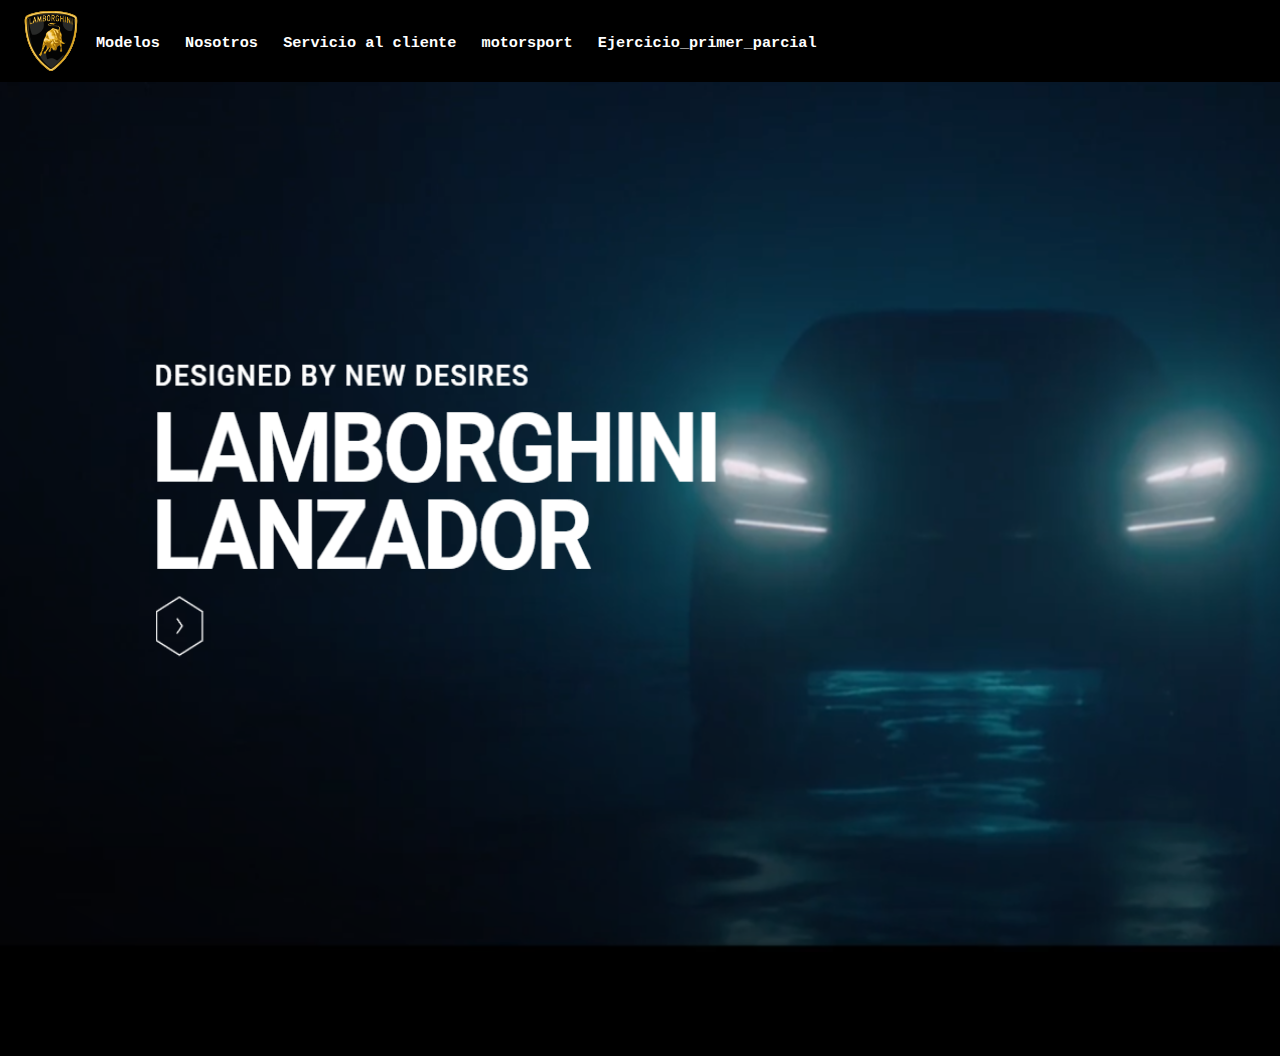
<file: index.html>
<!DOCTYPE html>
<html lang="es">

<head>
    <meta charset="UTF-8">
    <meta name="viewport" content="width=device-width, initial-scale=1.0">
    <title>Lamborghini</title>
    <link rel="stylesheet" href="CSS/style.css"/> 
</head>

<body>
    <div id="Barra_menu">
        <img class="logo" width="60px" height="60px" alt="Lamborghini logo" src="Multimedia/lamborghini logo.svg">
        <h3>
            <a class="botones_menu" href="html/Modelos.html">Modelos</a>
            <a class="botones_menu" href="html/Nosotros.html">Nosotros</a>
            <a class="botones_menu" href="html/Servicio al cliente.html">Servicio al cliente</a>
            <a class="botones_menu" href="html/motorsport.html">motorsport</a>
            <a class="botones_menu" href="primer_parcial/primer_parcial.html">Ejercicio_primer_parcial</a>
        </h3>

        
        
    </div>
    <div class="imagen_principal">
        <img width="1903px" height="870px" alt="lamborghini" src="Multimedia/Lamborghini lanzador.png">
    </div>
</body>

</html>
</file>
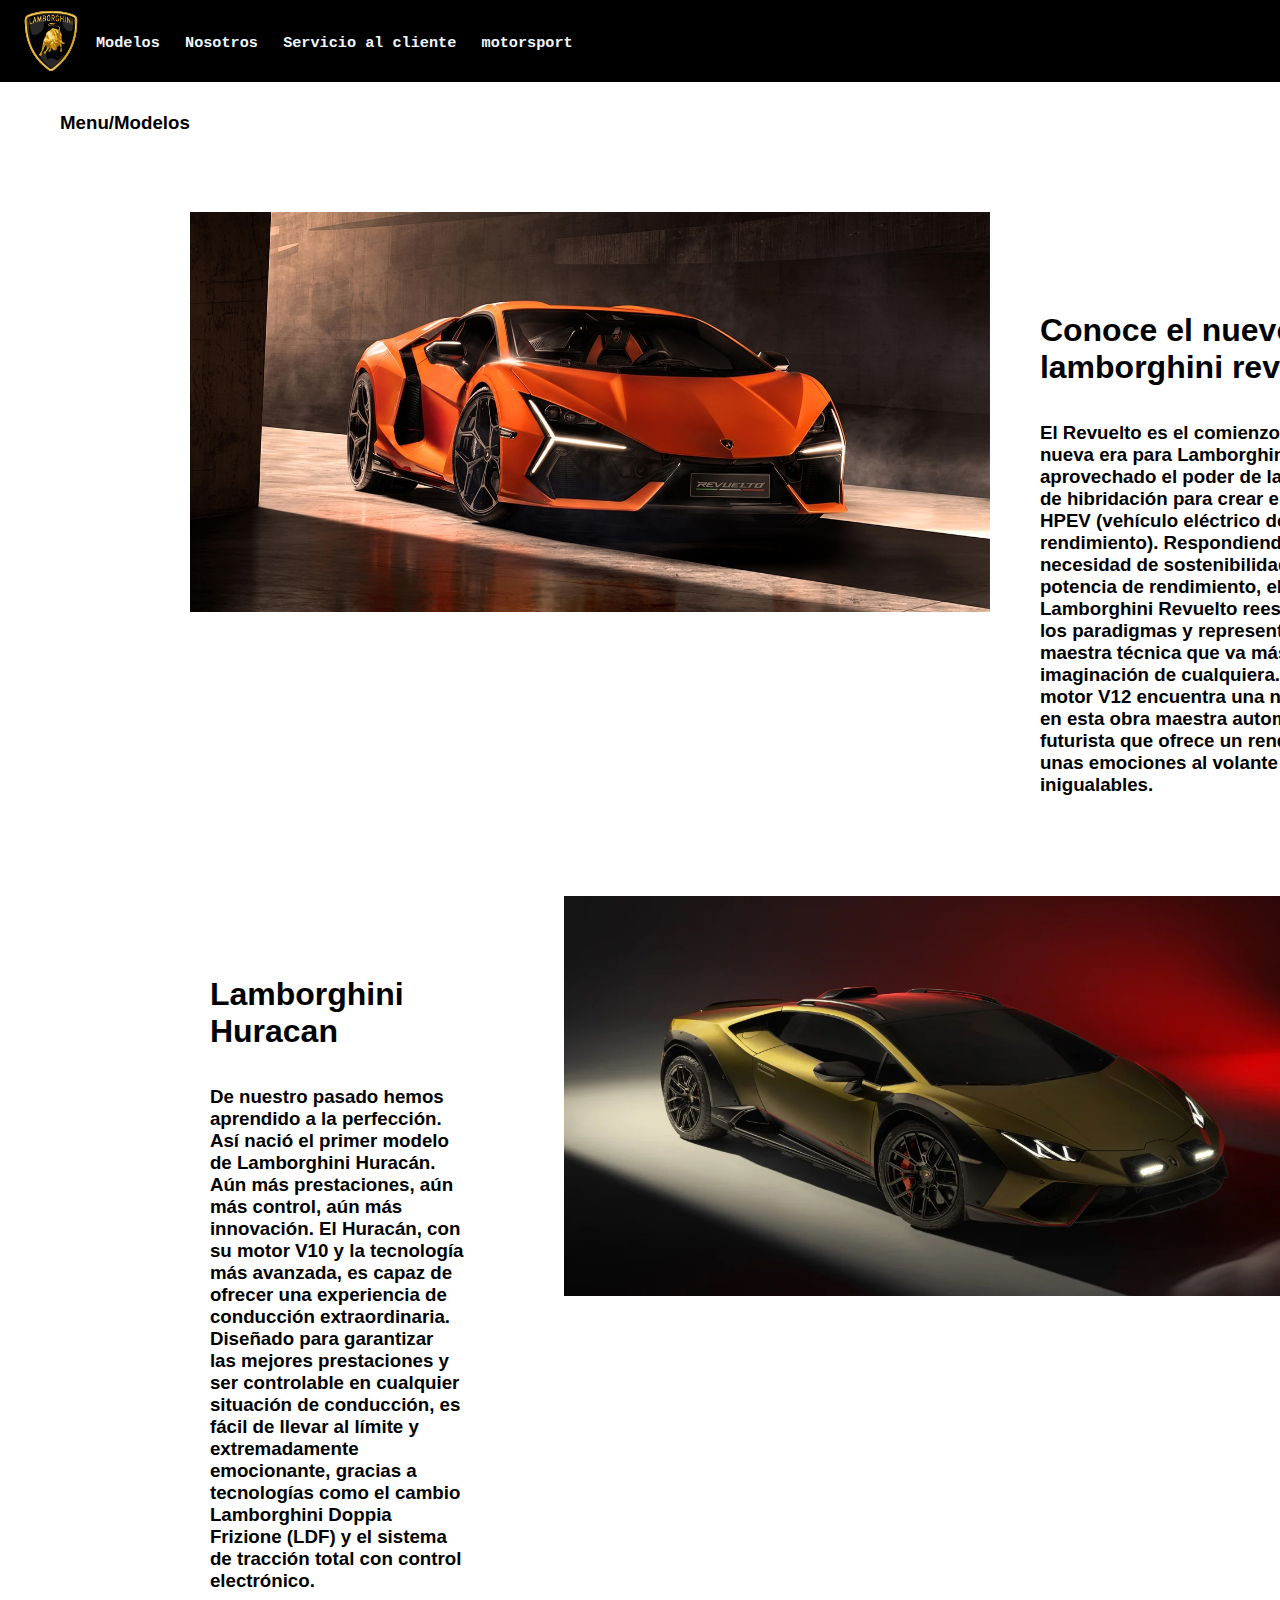
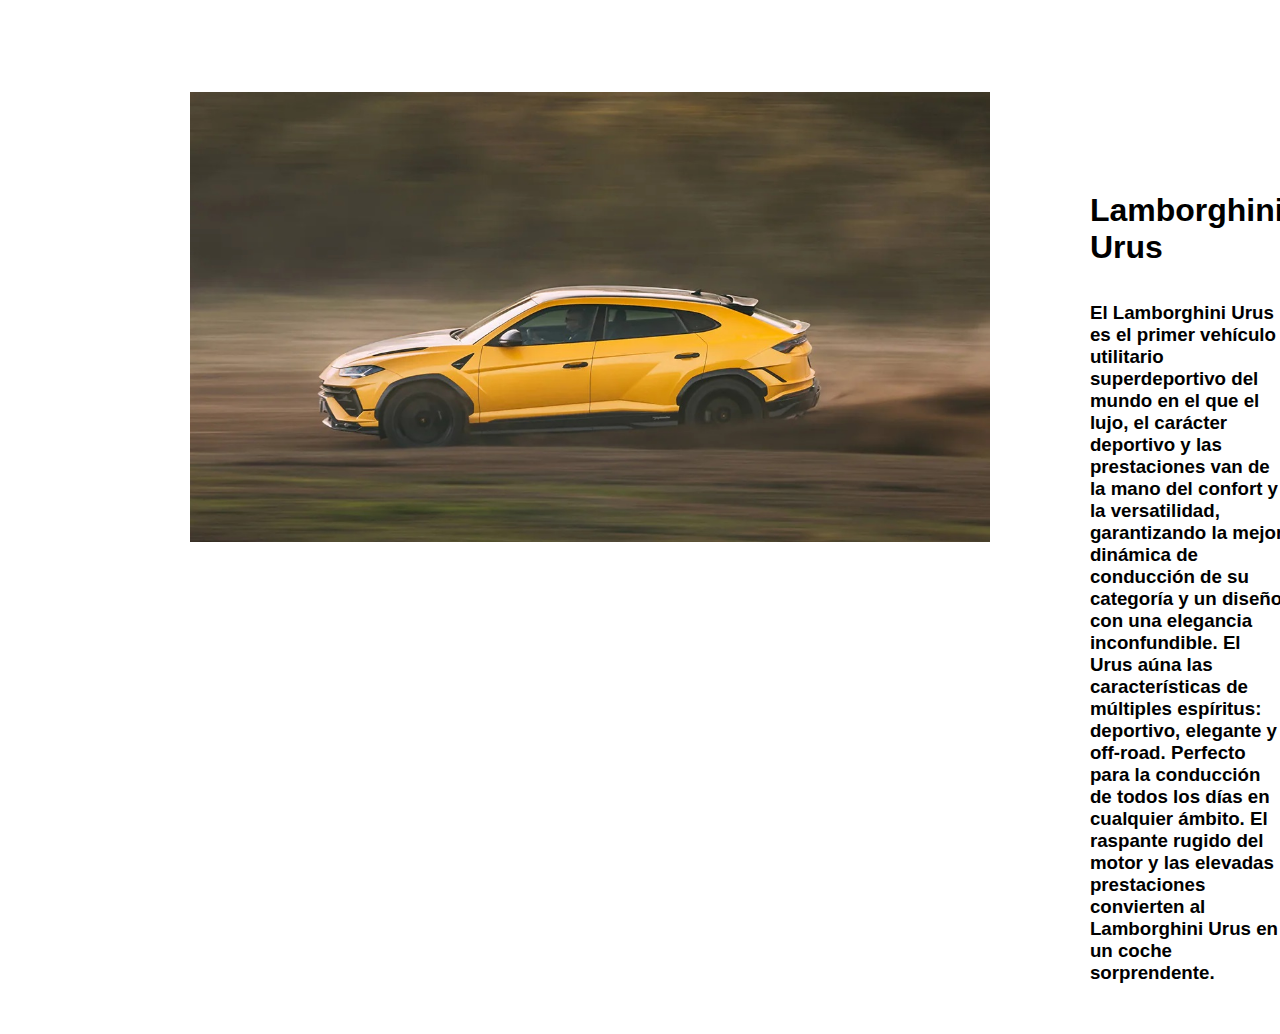
<file: html/Modelos.html>
<!DOCTYPE html>
<html lang="en">

<head>
    <meta charset="UTF-8">
    <meta name="viewport" content="width=device-width, initial-scale=1.0">
    <title>Modelos</title>
    <link rel="stylesheet" href="../CSS/style_modelos.css" />
</head>

<body>
    <div class="Barra_menu">
        <img class="logo" width="60px" height="60px" alt="Lamborghini logo" src="../Multimedia/lamborghini logo.svg">
        <h3>
            <a class=botones_menu href="">Modelos</a>
            <a class=botones_menu href="Nosotros.html">Nosotros</a>
            <a class=botones_menu href="Servicio al cliente.html">Servicio al cliente</a>
            <a class=botones_menu href="motorsport.html">motorsport</a>
        </h3>
    </div>
    <div class="menu">
        <h3>
            <a class="menu2" href="../index.html">Menu</a>
        </h3>
        <h3>
            /Modelos
        </h3>
        <div class="contenedor">
            <div class="parte1">
                <div id="imagen_principal">
                    <img width="800px" height="400px" alt="lamborghini" src="../Multimedia/lamborghini revuelto_modelos.jpg">
                    <div class="texto_imagen1">
                        <h1> Conoce el nuevo lamborghini revuelto</h1>
                        <br>
                        <br>
                        <h3> El Revuelto es el comienzo de una nueva era para Lamborghini, que ha aprovechado el poder de la tecnología de hibridación para crear el primer HPEV
                             (vehículo eléctrico de alto rendimiento). Respondiendo a la necesidad de sostenibilidad y potencia de rendimiento, el Lamborghini Revuelto reescribe todos los paradigmas y representa una obra maestra técnica que va más allá de la imaginación de cualquiera. 
                            El icónico motor V12 encuentra una nueva vida en esta obra maestra automovilística futurista que ofrece un rendimiento y unas emociones al volante inigualables.
                        </h3>
                    </div>
                </div>
            </div>
            <div class="parte2">
                <div class="texto_imagen2">
                    <h1> Lamborghini Huracan</h1>
                    <br>
                    <br>
                    <h3> De nuestro pasado hemos aprendido a la perfección. Así nació el primer modelo de Lamborghini Huracán.
                        Aún más prestaciones, aún más control, aún más innovación.
                        El Huracán, con su motor V10 y la tecnología más avanzada, es capaz de ofrecer una experiencia de conducción extraordinaria.
                        Diseñado para garantizar las mejores prestaciones y ser controlable en cualquier situación de conducción, es fácil de llevar al límite y extremadamente emocionante,
                         gracias a tecnologías como el cambio Lamborghini Doppia Frizione (LDF) y el sistema de tracción total con control electrónico.
                    </h3>
                </div>
                <div id="imagen_secundaria">
                    <img width="800px" height="400px" alt="lamborghini"
                        src="../Multimedia/huracan.jpg">
                </div>
            </div>
            <div class="parte3">
                <div id="imagen_terciaria">
                    <img width="800px" height="450px" alt="lamborghini"
                        src="../Multimedia/URUS.jpg">
                </div>
                <div class="texto_imagen3">
                    <h1> Lamborghini Urus</h1>
                    <br>
                    <br>
                    <h3> El Lamborghini Urus es el primer vehículo utilitario superdeportivo del mundo en el que el lujo, 
                        el carácter deportivo y las prestaciones van de la mano del confort y la versatilidad, garantizando la mejor dinámica de conducción de su categoría y 
                        un diseño con una elegancia inconfundible. El Urus aúna las características de múltiples espíritus: deportivo, elegante y off-road.
                         Perfecto para la conducción de todos los días en cualquier ámbito. El raspante rugido del motor y
                          las elevadas prestaciones convierten al Lamborghini Urus en un coche sorprendente.
                    </h3>
                </div>
            </div>
        </div>
    </div>
</body>

</html>
</file>
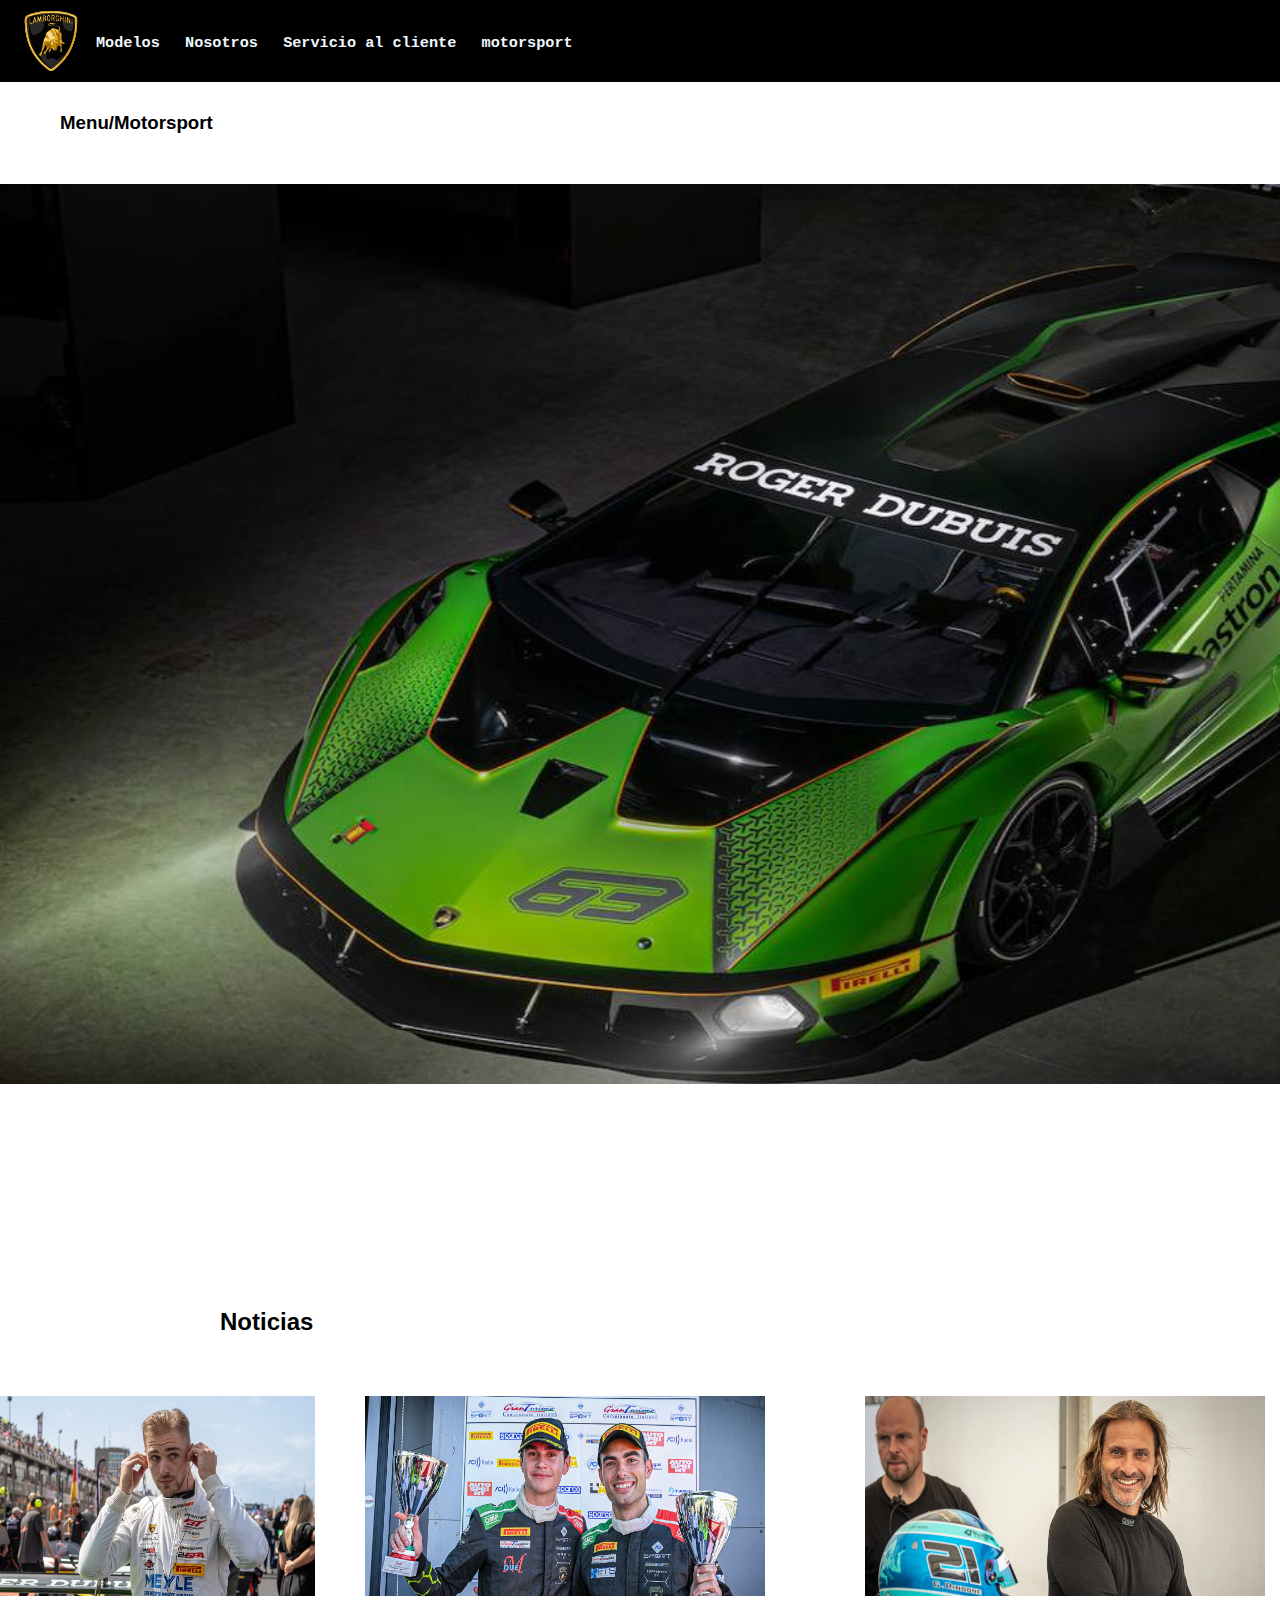
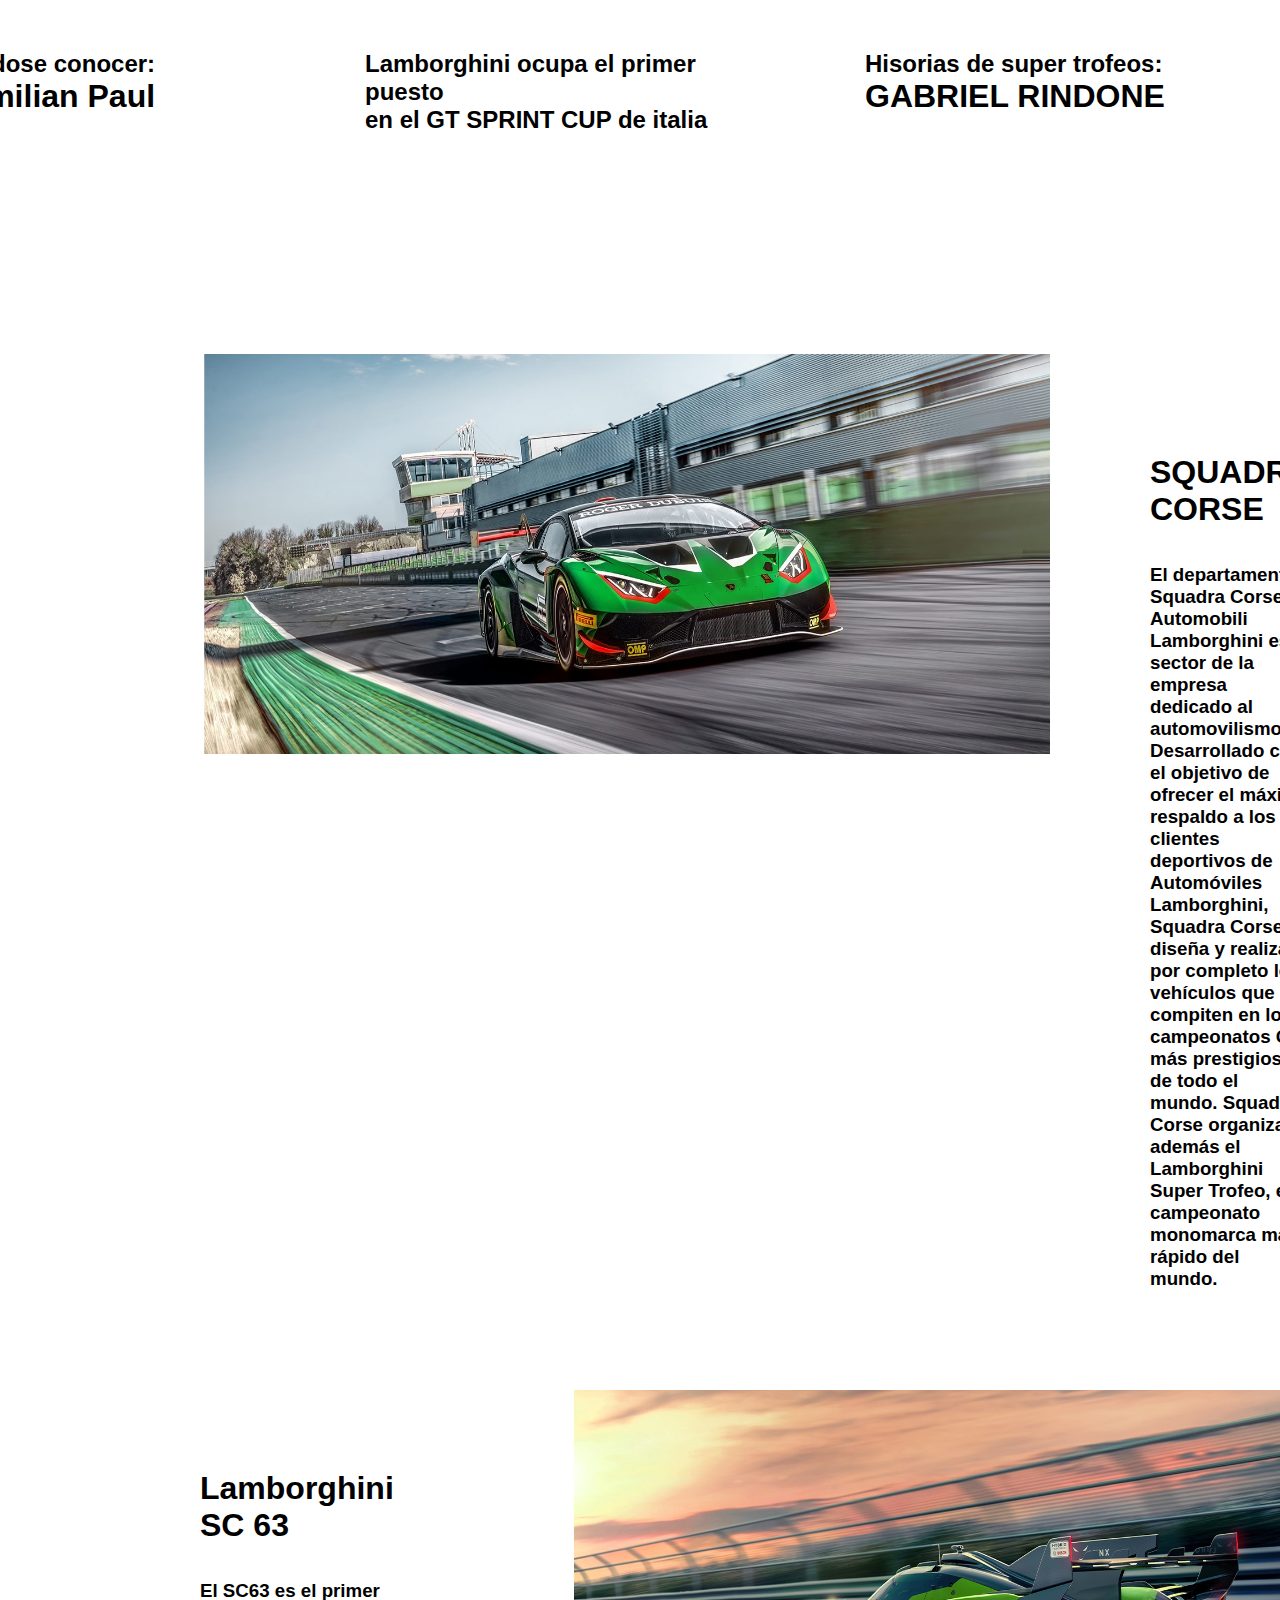
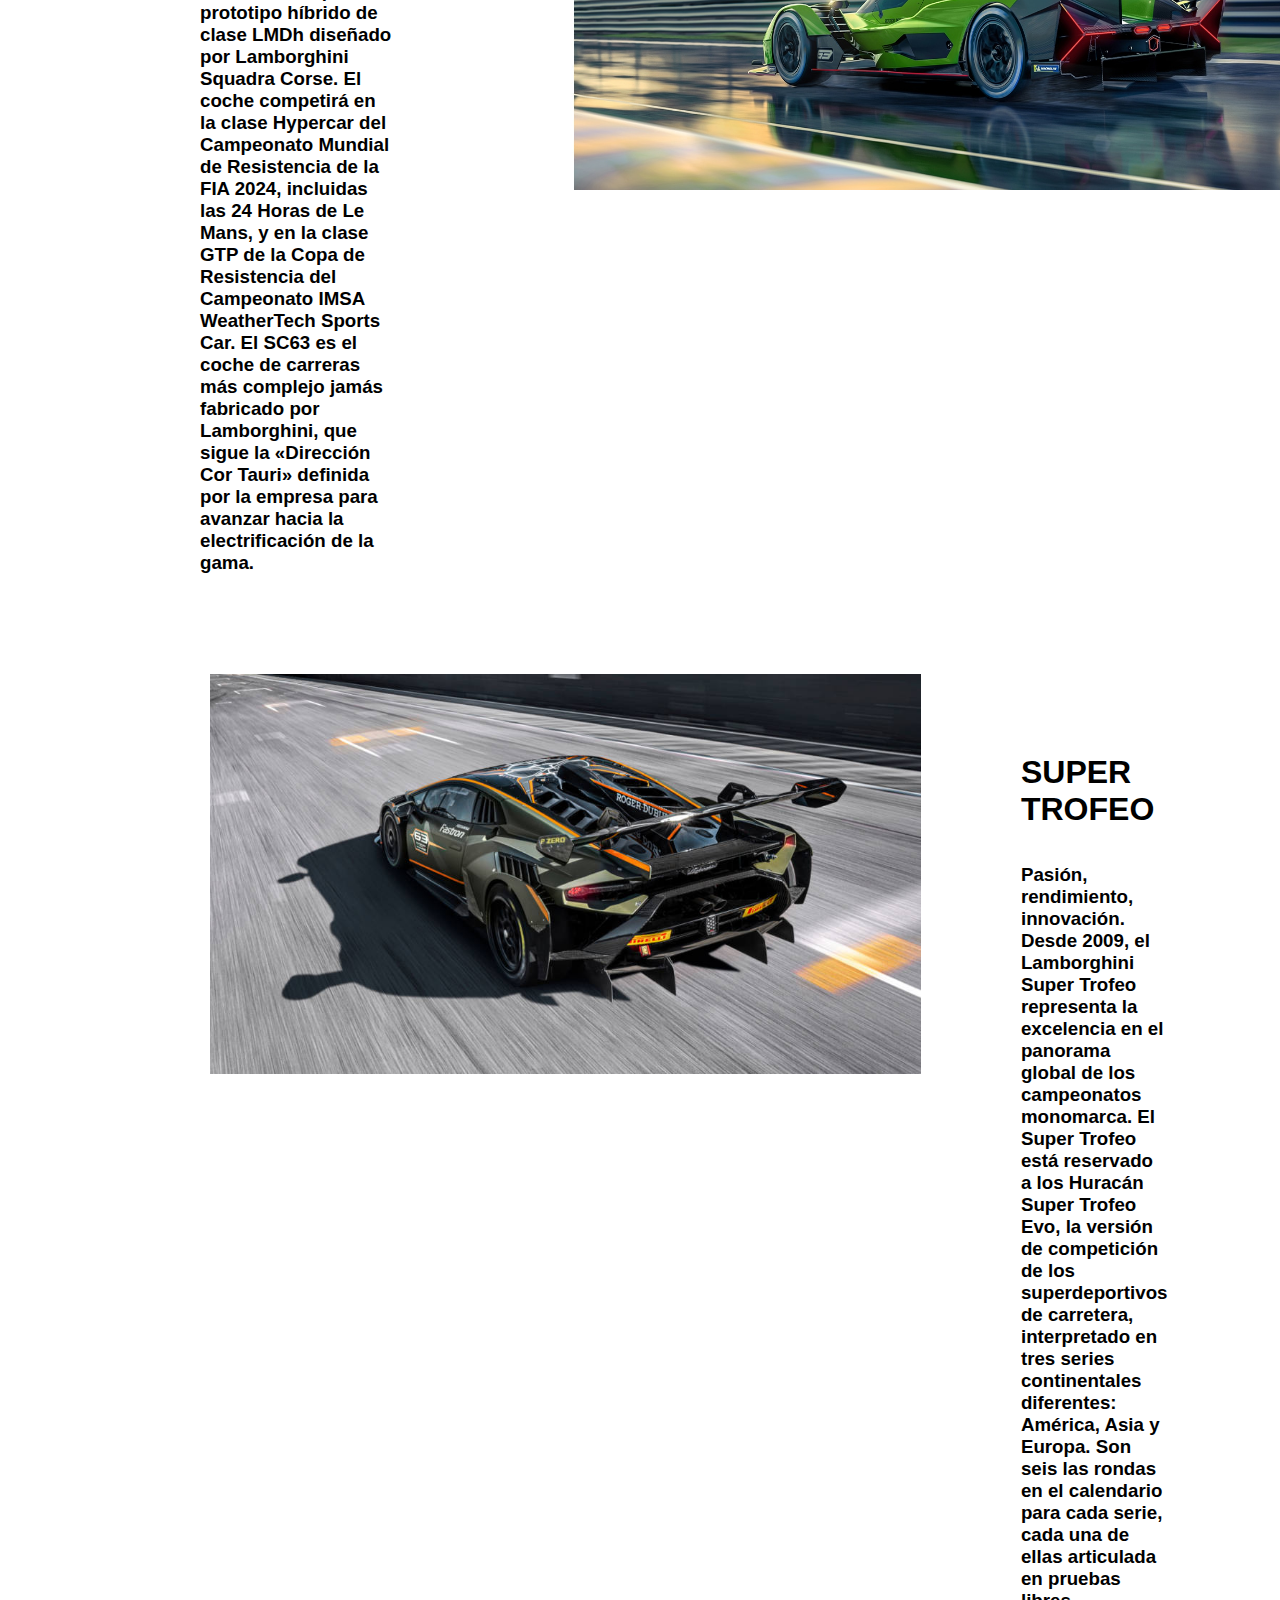
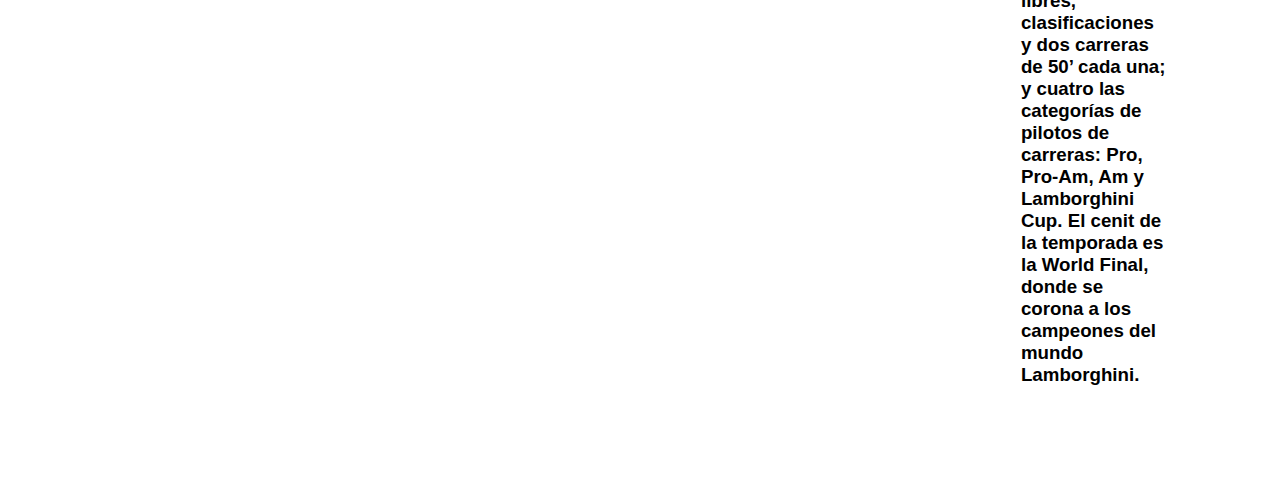
<file: html/Motorsport.html>
<!DOCTYPE html>
<html lang="es">
<head>
    <meta charset="UTF-8">
    <meta name="viewport" content="width=device-width, initial-scale=1.0">
    <title>motorsport</title>
    <link rel="stylesheet" href="../CSS/style_motorsport.css"/>
</head>
<body>
    <div class="Barra_menu">
        <img class="logo" width="60px" height="60px" alt="Lamborghini logo" src="../Multimedia/lamborghini logo.svg">
        <h3>
            <a class=botones_menu href="Modelos.html">Modelos</a>
            <a class=botones_menu href="Nosotros.html" >Nosotros</a>
            <a class=botones_menu href="Servicio al cliente.html" >Servicio al cliente</a>
            <a class=botones_menu href="" >motorsport</a>
        </h3>
    </div>
    <div class="menu">
        <h3>
            <a class="menu2" href="../index.html">Menu</a>
        </h3>
        <h3>
            /Motorsport
        </h3>
    </div>
    <div class="imagen_principal">
        <img class="motorsport" width="1903px" height="900px" alt="Motorsport" src="../Multimedia/Carrera.jpg">
    </div>
    <div class="contenedor">
        <div class="parte1">
            <div class="titulo">
                <h2><strong>Noticias</strong></h2>
            </div>
            <div class="noticias">
                <div class="noticia1">
                    <img class="motorsport" width="400px" height="200px" alt="Motorsport" src="../Multimedia/maximilian_paul_cover.webp">
                    <div class="texto_noticia1">
                        <h2>
                            haciendose conocer:
                            <br>
                            <h1>Maximilian Paul</h1>
                        </h2>
                    </div>
                </div>
                <div class="noticia2">
                    <img class="motorsport" width="400px" height="200px" alt="Motorsport" src="../Multimedia/mugello_cover.webp">
                    <div class="texto_noticia2">
                        <h2>
                            Lamborghini ocupa el primer puesto 
                            <BR>
                             en el GT SPRINT CUP de italia
                        </h2>
                    </div>

                </div>
                <div class="noticia3">
                    <img class="motorsport" width="400px" height="200px" alt="Motorsport" src="../Multimedia/rindone_cover.webp">
                    <div class="texto_noticia3">
                        <h2>
                            Hisorias de super trofeos:
                            <br>
                             <h1>GABRIEL RINDONE</h1>
                        </h2>
                    </div>

                </div>
            </div>
        <div>

        </div>   

        </div>
    </div>
    <div class="parte1">
        <div class="imagen1">
            <img width="900px" height="400px" alt="lamborghini" src="../Multimedia/lambo_carrera.jpg">
            <div class="texto_imagen1">
                <h1><strong>SQUADRA CORSE</strong></h1>
                    <br>
                    <br>
                    <h3> 
                        El departamento Squadra Corse de Automobili Lamborghini es el sector de la empresa dedicado al automovilismo. 
                        Desarrollado con el objetivo de ofrecer el máximo respaldo a los clientes deportivos de Automóviles Lamborghini, 
                        Squadra Corse diseña y realiza por completo los vehículos que compiten en los campeonatos GT más prestigiosos de todo el mundo. 
                        Squadra Corse organiza además el Lamborghini Super Trofeo, el campeonato monomarca más rápido del mundo.   
                    </h3>
            </div>
        </div>
    </div>
    <div class="parte2">
        <div class="texto_imagen2">
            <h1><strong>Lamborghini SC 63</strong></h1>
            <br>
            <br>
            <h3> 
                El SC63 es el primer prototipo híbrido de clase LMDh diseñado por Lamborghini Squadra Corse. 
                El coche competirá en la clase Hypercar del Campeonato Mundial de Resistencia de la FIA 2024, 
                incluidas las 24 Horas de Le Mans, y en la clase GTP de la Copa de Resistencia del Campeonato IMSA WeatherTech Sports Car. 
                El SC63 es el coche de carreras más complejo jamás fabricado por Lamborghini, 
                que sigue la «Dirección Cor Tauri» definida por la empresa para avanzar hacia la electrificación de la gama.
            </h3>
        </div>
        <div class="imagen2">
            <img width="1000px" height="400px" alt="lamborghini"
                src="../Multimedia/SC_63.jpg">
        </div>
    </div>
    <div class="parte3">
        <div class="imagen3">
            <img width="800px" height="400px" alt="lamborghini" src="../Multimedia/CARRERA_bonito.jpeg">
            <div class="texto_imagen3">
                <h1><strong>SUPER TROFEO</strong></h1>
                    <br>
                    <br>
                    <h3> 
                        Pasión, rendimiento, innovación. Desde 2009, el Lamborghini Super Trofeo representa la excelencia en el panorama global de los campeonatos monomarca. 
                        El Super Trofeo está reservado a los Huracán Super Trofeo Evo, la versión de competición de los superdeportivos de carretera,
                         interpretado en tres series continentales diferentes: América, Asia y Europa. Son seis las rondas en el calendario para cada serie,
                          cada una de ellas articulada en pruebas libres, clasificaciones y dos carreras de 50’ cada una; y cuatro las categorías de pilotos de carreras: 
                        Pro, Pro-Am, Am y Lamborghini Cup. El cenit de la temporada es la World Final, donde se corona a los campeones del mundo Lamborghini.
                    </h3>
            </div>
        </div>
    </div>
</body>
</html>
</file>
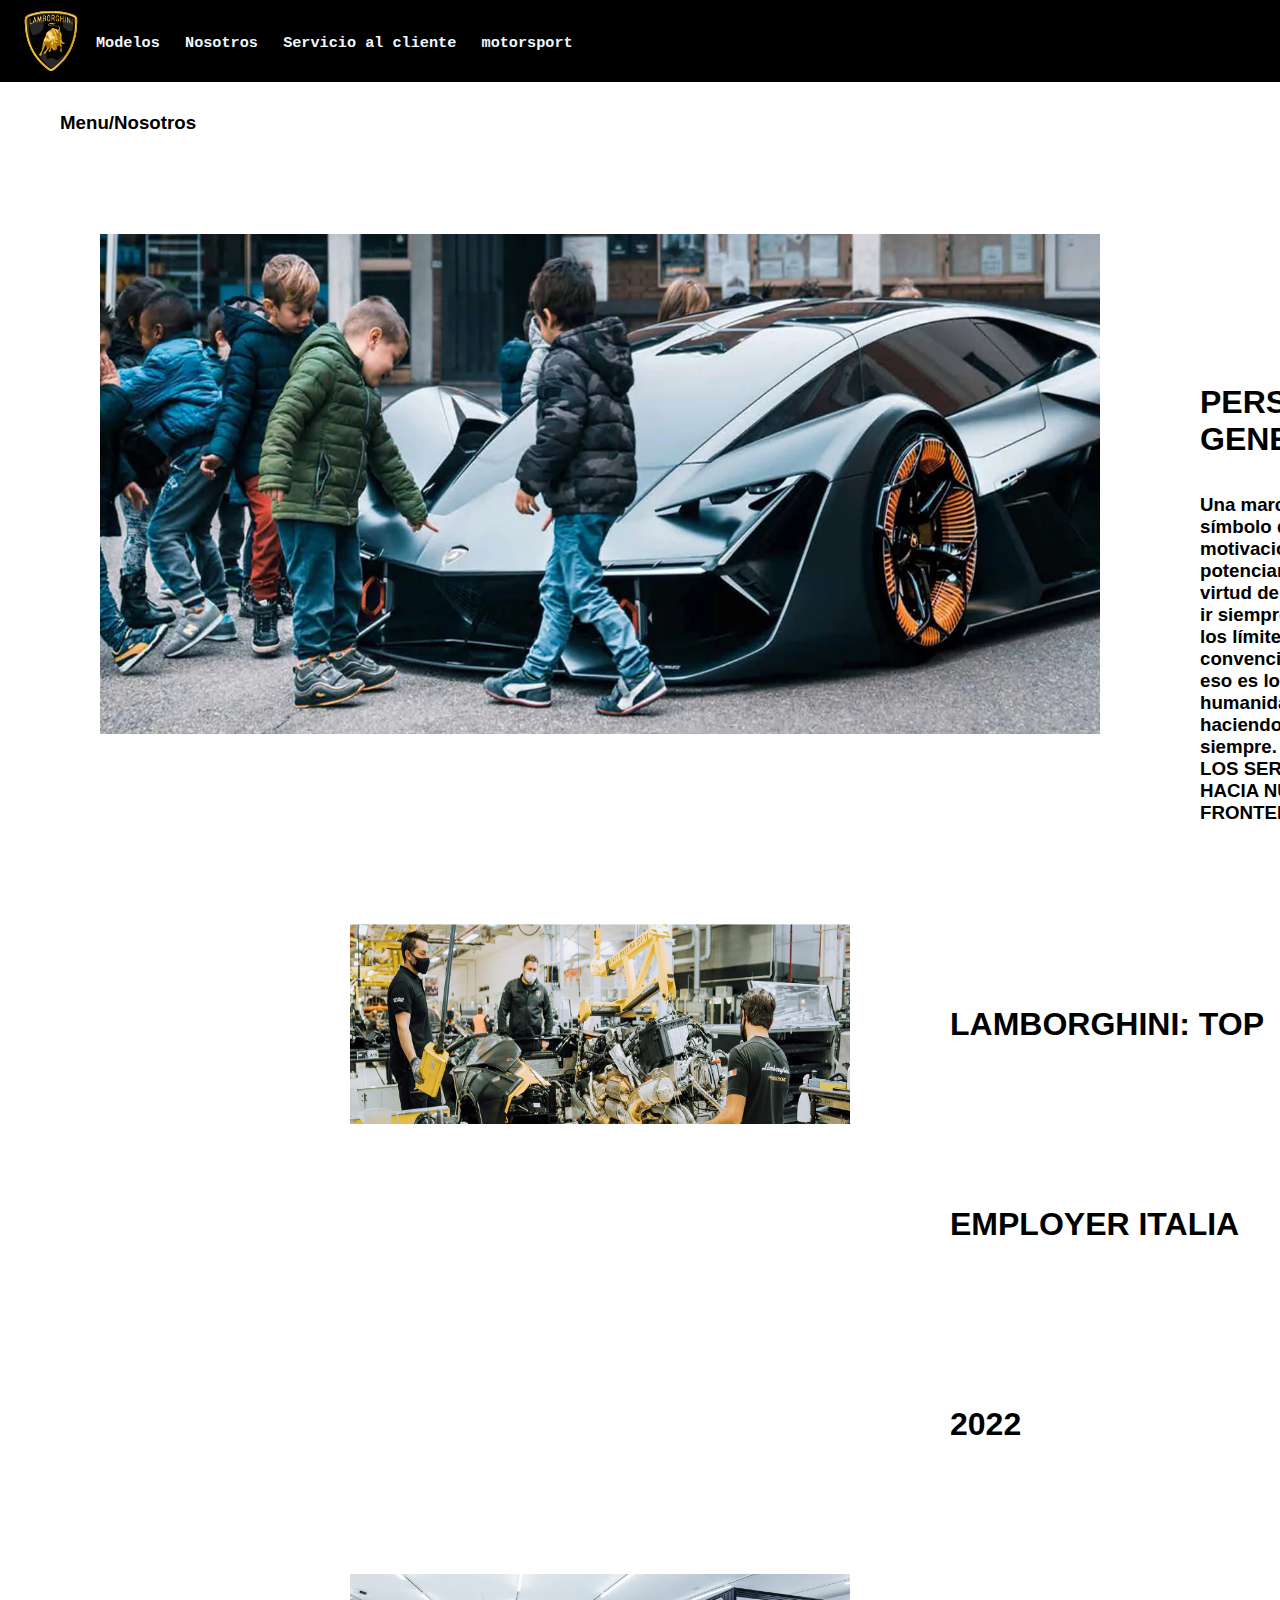
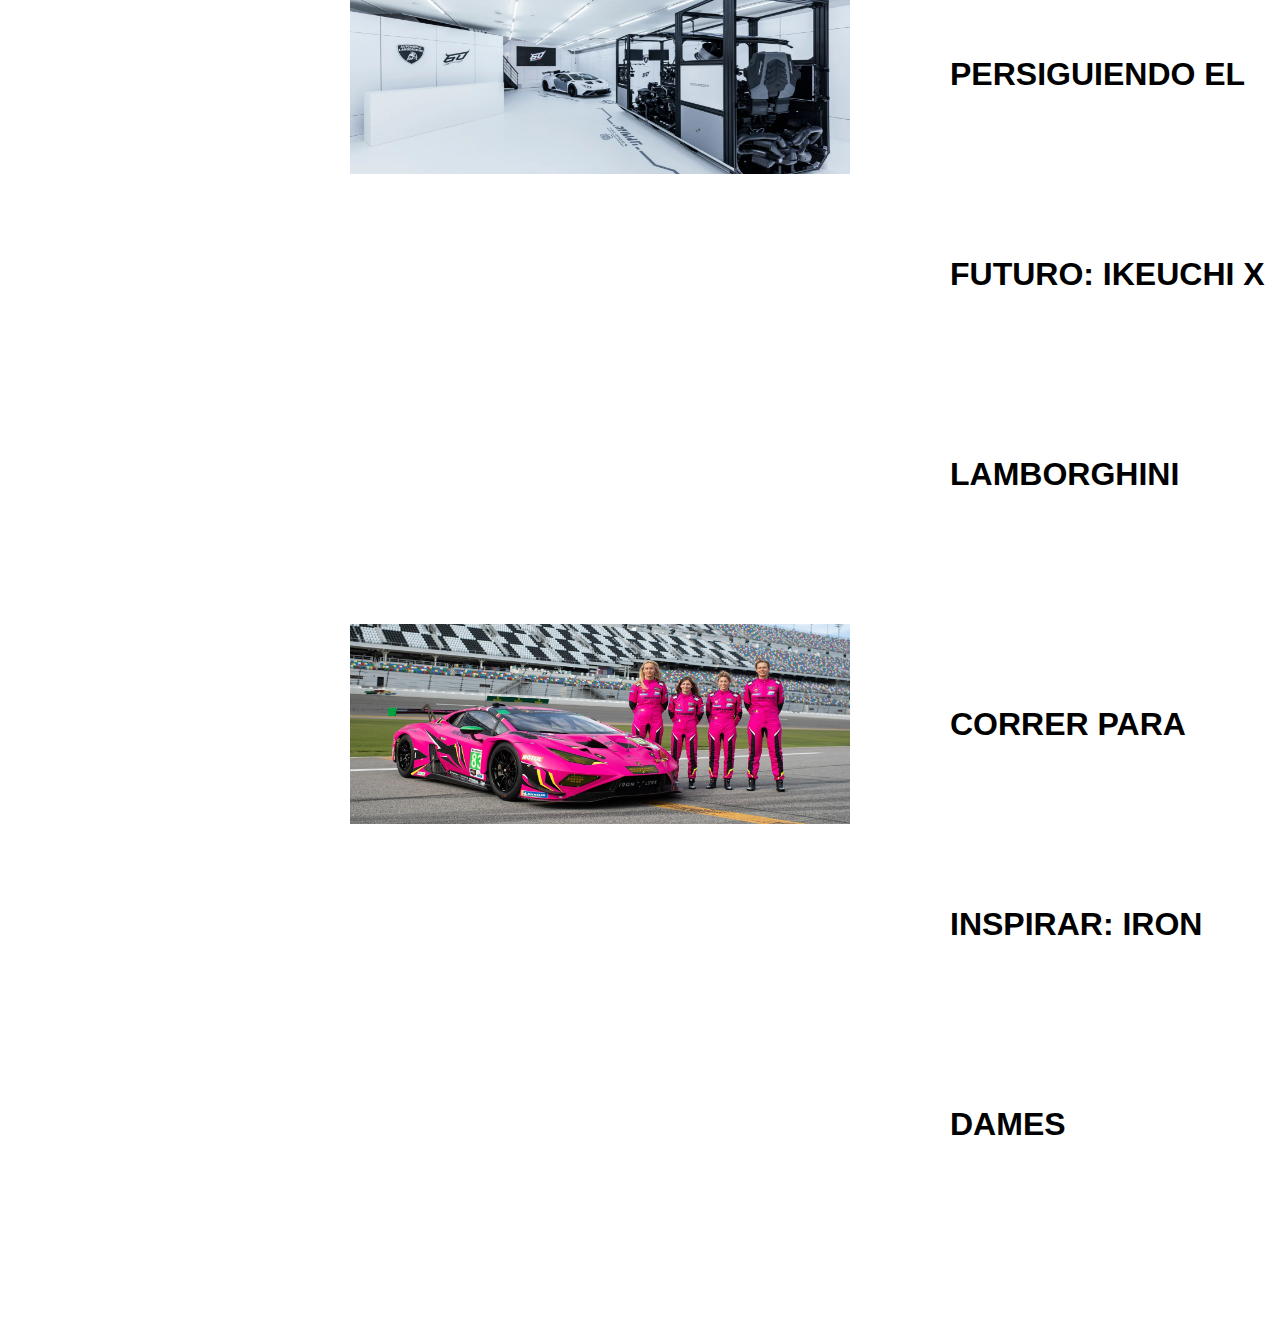
<file: html/Nosotros.html>
<!DOCTYPE html>
<html lang="en">

<head>
    <meta charset="UTF-8">
    <meta name="viewport" content="width=device-width, initial-scale=1.0">
    <title>Nosotros</title>
    <link rel="stylesheet" href="../CSS/style_nosotros.css" />
</head>

<body>
    <div class="Barra_menu">
        <img class="logo" width="60px" height="60px" alt="Lamborghini logo" src="../Multimedia/lamborghini logo.svg">
        <h3>
            <a class=botones_menu href="Modelos.html">Modelos</a>
            <a class=botones_menu href="">Nosotros</a>
            <a class=botones_menu href="Servicio al cliente.html">Servicio al cliente</a>
            <a class=botones_menu href="motorsport.html">motorsport</a>
        </h3>
    </div>
    <div class="menu">
        <h3>
            <a class="menu2" href="../index.html">Menu</a>
        </h3>
        <h3>
            /Nosotros
        </h3>
    </div>
    <div class="contenedor">
        <div class="parte1">
            <div id="imagen_principal">
                <img width="1000px" height="500px" alt="niños lamborghini" src="../Multimedia/lamborghini_niños.png">
            </div>
            <div class="texto_imagen1">
                <H1><strong>PERSPECTIVA GENERAL</strong></H1>
                <BR>
                <br>
                <h3>Una marca que es símbolo de inspiración y motivación para potenciar la mayor virtud de la humanidad:
                    ir siempre más allá de los límites, las normas y convenciones, porque eso es lo que la humanidad ha
                    estado haciendo desde siempre.
                    CONDUCIR A LOS SERES HUMANOS HACIA NUEVAS FRONTERAS</h3>
            </div>
        </div>
        <div class="parte2">
            <div id="imagen2">
                <img width="500px" height="200px" alt="taller" src="../Multimedia/taller.png">
            </div>
            <div class="texto_imagen2">
                <h1><strong>LAMBORGHINI: TOP EMPLOYER ITALIA 2022</strong></h1>
            </div>
        </div>
        <div class="parte3">
            <div id="imagen3">
                <img width="500px" height="200px" alt="Persiguiendo el futuro" src="../Multimedia/chasing_the_future_cover.webp">
            </div>
            <div class="texto_imagen3">
                <h1><strong>PERSIGUIENDO EL FUTURO: IKEUCHI X LAMBORGHINI</strong></h1>
            </div>
        </div>
        <div class="parte4">
            <div id="imagen4">
                <img width="500px" height="200px" alt="Equipo Femenino" src="../Multimedia/race_to_inspire_cover.jpg">
            </div>
            <div class="texto_imagen4">
                <h1><strong>CORRER PARA INSPIRAR: IRON DAMES</strong></h1>
            </div>
        </div>
    </div>    
</body>

</html>
</file>
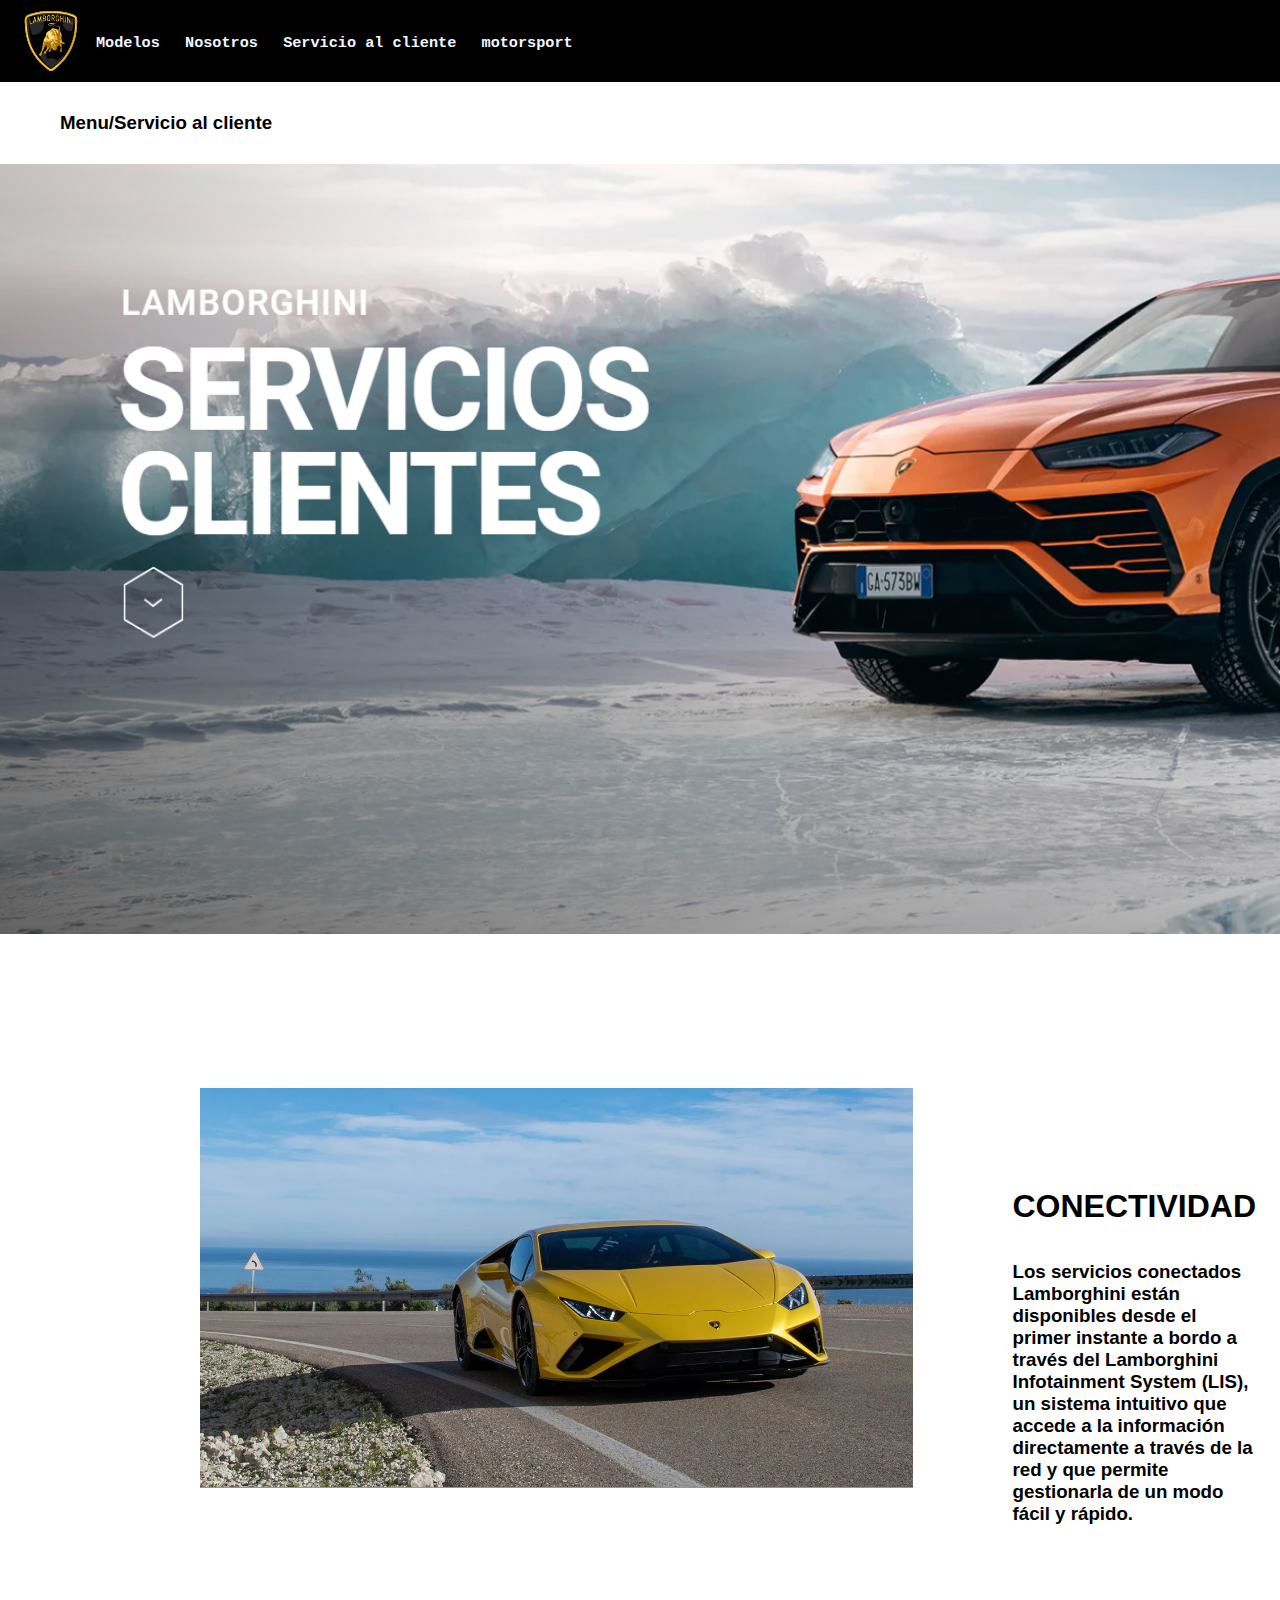
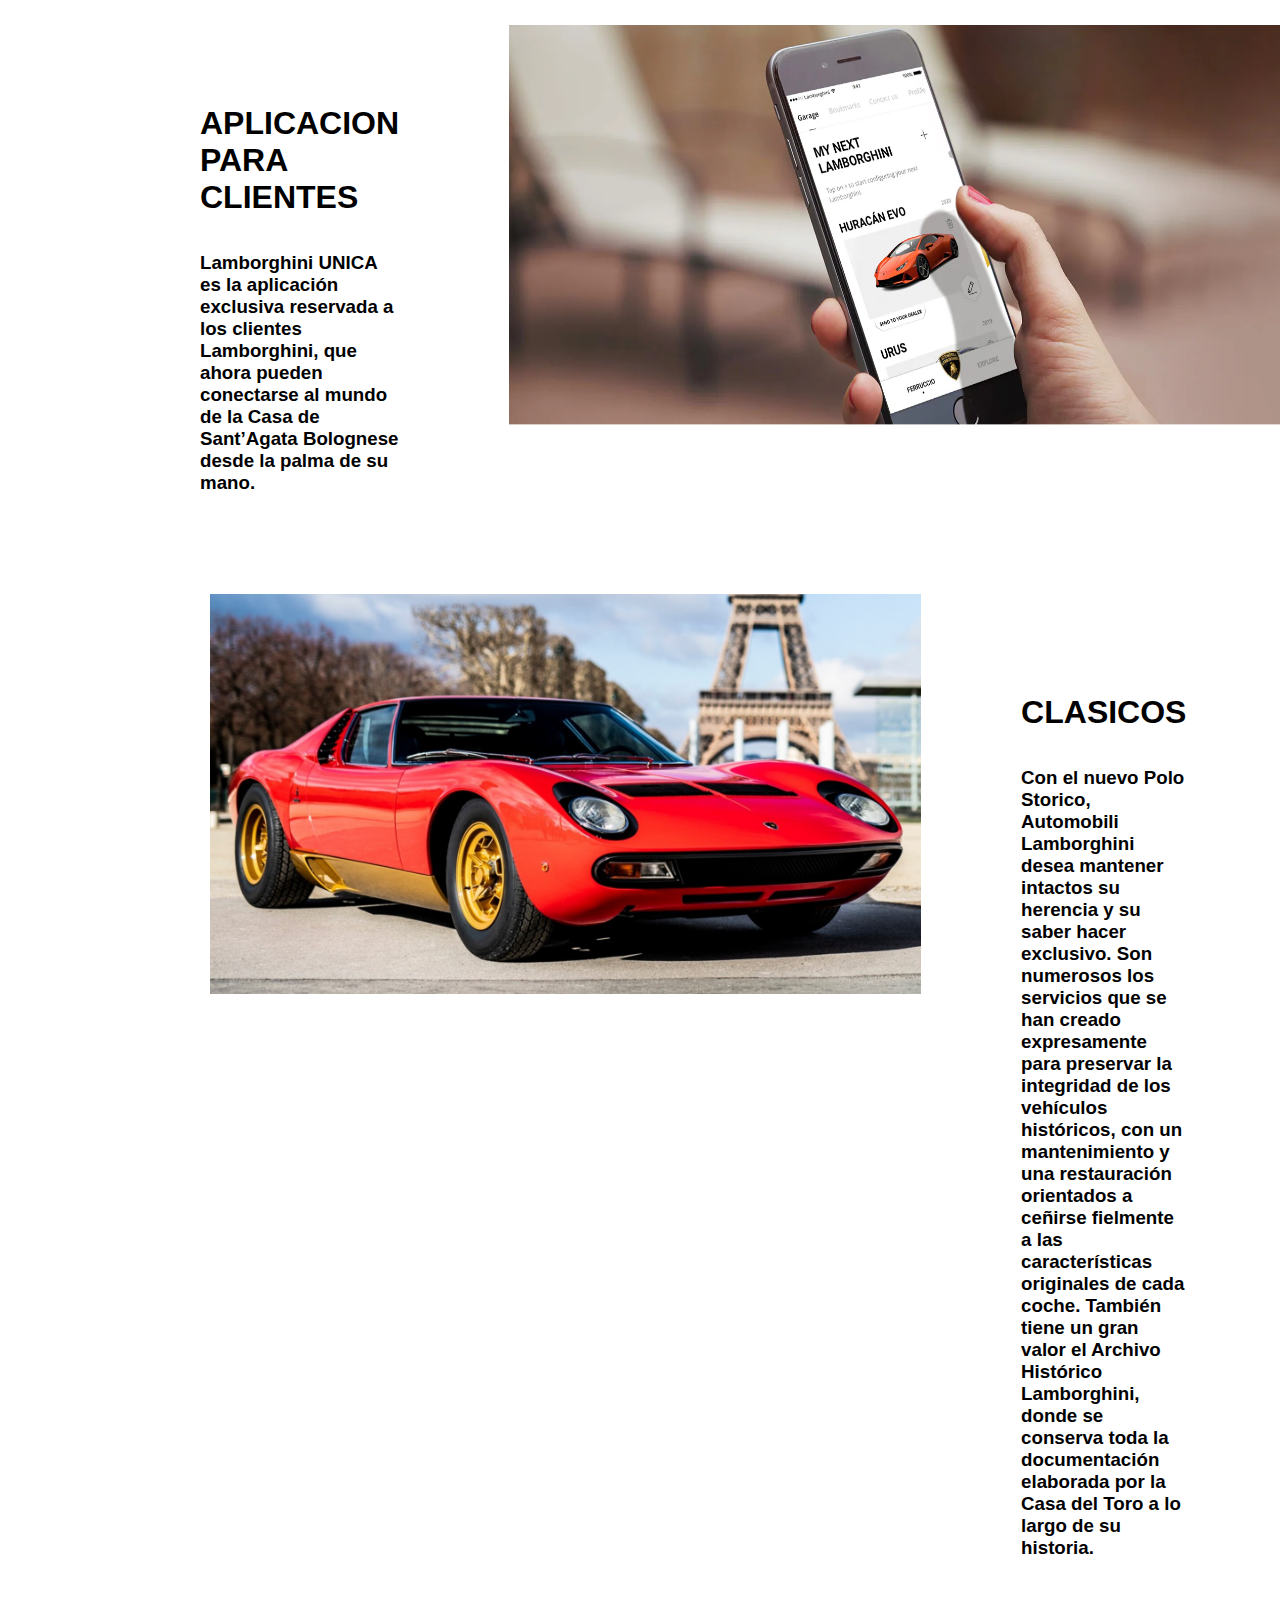
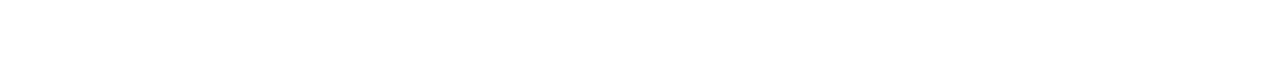
<file: html/Servicio al cliente.html>
<!DOCTYPE html>
<html lang="en">
<head>
    <meta charset="UTF-8">
    <meta name="viewport" content="width=device-width, initial-scale=1.0">
    <title>Servicio al cliente</title>
    <link rel="stylesheet" href="../CSS/style_servicio al cliente.css"/>
</head>
<body>
    <div class="Barra_menu">
        <img class="logo" width="60px" height="60px" alt="Lamborghini logo" src="../Multimedia/lamborghini logo.svg">
        <h3>
            <a class=botones_menu href="Modelos.html">Modelos</a>
            <a class=botones_menu href="Nosotros.html" >Nosotros</a>
            <a class=botones_menu href="" >Servicio al cliente</a>
            <a class=botones_menu href="motorsport.html" >motorsport</a>
        </h3>
    </div>
    <div class="menu">
        <h3>
            <a class="menu2" href="../index.html">Menu</a>
        </h3>
        <h3>
            /Servicio al cliente
        </h3>
    </div>
        <div class="imagen_principal">
            <img width="1903px" height="770px" alt="lamborghini" src="../Multimedia/servicio al cliente.png">
        </div>
    <div class="contenedor">
        <div class="parte1">
            <div class="imagen1">
                <img width="800px" height="400px" alt="lamborghini" src="../Multimedia/servicio al cliente_2.png">
                <div class="texto_imagen1">
                    <h1><strong>CONECTIVIDAD</strong></h1>
                        <br>
                        <br>
                        <h3> Los servicios conectados Lamborghini están disponibles desde el primer instante a bordo a través del Lamborghini Infotainment System (LIS),
                             un sistema intuitivo que accede a la información directamente a través de la red y que permite gestionarla de un modo fácil y rápido.
                        </h3>
                </div>
            </div>
        </div>
        <div class="parte2">
            <div class="texto_imagen2">
                <h1><strong>APLICACION PARA CLIENTES</strong></h1>
                <br>
                <br>
                <h3> 
                    Lamborghini UNICA es la aplicación exclusiva reservada a los clientes Lamborghini,
                     que ahora pueden conectarse al mundo de la Casa de Sant’Agata Bolognese desde la palma de su mano.
                </h3>
            </div>
            <div class="imagen2">
                <img width="800px" height="400px" alt="lamborghini"
                    src="../Multimedia/servicio al cliente_Celular.png">
            </div>
        </div>
        <div class="parte3">
            <div class="imagen3">
                <img width="800px" height="400px" alt="lamborghini" src="../Multimedia/MIURA.jpg">
                <div class="texto_imagen3">
                    <h1><strong>CLASICOS</strong></h1>
                        <br>
                        <br>
                        <h3> 
                            Con el nuevo Polo Storico, Automobili Lamborghini desea mantener intactos su herencia y su saber hacer exclusivo.
                             Son numerosos los servicios que se han creado expresamente para preservar la integridad de los vehículos históricos, con un mantenimiento y una restauración orientados a ceñirse fielmente a las características originales de cada coche.
                             También tiene un gran valor el Archivo Histórico Lamborghini, donde se conserva toda la documentación elaborada por la Casa del Toro a lo largo de su historia.
                        </h3>
                </div>
            </div>
        </div>
    </div>
</body>
</html>
</file>
<file: CSS/style.css>
*{
    margin: 0px;
    padding: 0px;
}

body {
    font-family:'Lucida Sans', 'Lucida Sans Regular', 'Lucida Grande', 'Lucida Sans Unicode', Geneva, Verdana, sans-serif;
    background-color: #000000;
}

#Barra_menu {
    display: flex;
    background-color: #000000;
    border: 1px solid #000000;
    height: 80px;
    line-height: 80px;
    padding-left: 20PX;
}
.logo{
    margin-top: 10px;
}
.botones_menu {
    padding: 5px;
    text-decoration: none;
    color: white;
    font-family: monospace;
    padding-left: 15px;
}

.imagen_principal{
    padding-bottom: 100PX;
}
</file>
<file: CSS/style_modelos.css>
*{
    margin: 0px; 
}

body{
    background-color: #ffffffe3;
    font-family: 'Lucida Sans', 'Lucida Sans Regular', 'Lucida Grande', 'Lucida Sans Unicode', Geneva, Verdana, sans-serif;
}

.Barra_menu {
    display: flex;
    background-color: #000000;
    border: 1px solid #000000;
    height: 80px;
    line-height: 80px;
    padding-left: 20px;
}

.botones_menu {
    padding: 5px;
    text-decoration: none;
    color: aliceblue;
    font-family: monospace;
    padding-left: 15px;
}
.logo{
    margin-top: 10px;
}

.menu{
    margin-top: 30px;
    margin-left: 60px;
    display: flex;
}

.menu2 {
    text-decoration: none;
    color: black;
}

.contenedor{
    flex-direction: column;
}

.parte1{
}

.parte2{
    padding-top: 100px;
    display: flex;
}

.parte3{
    display: flex;
    padding-bottom: 50px;
}

#imagen_principal{
    padding-top: 100px;
    display: flex;
}

#imagen_secundaria{
    padding-left: 50px;
    padding-right: 120px;
}

#imagen_terciaria{
    padding-top: 100px;
}

.texto_imagen1{
    padding-left: 50px;
    padding-top: 100px;
    padding-right: 100px;
}

.texto_imagen2{
    padding-left: 20px;
    padding-top: 80px;
    padding-right: 50px;
    
}

.texto_imagen3{
    padding-left: 100px;
    padding-top: 200px;
    padding-right: 200px;
}
</file>
<file: CSS/style_motorsport.css>
*{
    margin: 0px;
}
body{
    background-color: #ffffffe3;
    font-family: 'Lucida Sans', 'Lucida Sans Regular', 'Lucida Grande', 'Lucida Sans Unicode', Geneva, Verdana, sans-serif;
}

.Barra_menu{
    display: flex ;
    background-color: #000000;
    border: 1px solid #000000;
    height: 80px;
    line-height: 80px;
    padding-left: 20px;
}

.botones_menu{
    padding: 5px;
    text-decoration:none;
    color: aliceblue;
    font-family:monospace;
    padding-left: 15px;
} 
.logo{
    margin-top: 10px;
}

.contenedor{
}

.titulo{
    padding-top: 200px;
    padding-left: 220px;
    padding-bottom: 50px;
}

.menu{
    margin-top: 30px;
    margin-left: 60px;
    display: flex;
}

.menu2{
    text-decoration: none;
    color: black;
}

.imagen_principal{
    padding-top: 50px;
}

.contenedor{
}

.noticias{
    display: flex;
    justify-content: center;
    padding: 10PX;
    padding-bottom: 100px;
    
}
.noticia1{
padding-right: 50PX;
}

.texto_noticia1{
padding-top: 50px;
}

.noticia2{
    padding-right: 100PX;
}

.texto_noticia2{
padding-top: 50px;

}
.noticia3{
    padding-right: 100PX;
}

.texto_noticia3{
    padding-top: 50px;    
    padding-right: 100px;
    
}

.parte1{
padding-top: 20px;
}

.parte2{
    padding-top: 100px;
    display: flex;
}
 
.parte3{
    padding-bottom: 100PX;
}
    
.imagen1{
display: flex;
padding-left: 150px;
padding-top: 100px;
}

.texto_imagen1{
    padding-left: 100px;
    padding-right: 200px;
    padding-top: 100px;
}

.imagen2{
    padding-left: 10px;
    padding-right: 50px;
}

.texto_imagen2{
     padding-left: 200px;
    padding-top: 80px;
    padding-right: 100px;
}

.parte3{
padding-bottom: 100PX;
}

.imagen3{
       display: flex;
    padding-left: 210px;
    padding-top: 100px;
}

.texto_imagen3{
    padding-left: 100px;
    padding-right: 200px;
    padding-top: 80px;
}
</file>
<file: CSS/style_nosotros.css>
*{
    margin: 0px;
}

body{
    background-color: #ffffffe3;
    font-family: 'Lucida Sans', 'Lucida Sans Regular', 'Lucida Grande', 'Lucida Sans Unicode', Geneva, Verdana, sans-serif;
}

.Barra_menu{
    display: flex ;
    background-color: #000000;
    border: 1px solid #000000;
    height: 80px;
    line-height: 80px;
    padding-left: 20px;
}

.botones_menu{
    padding: 5px;
    text-decoration:none;
    color: aliceblue;
    font-family:monospace;
    padding-left: 15px;
}

.logo{
    margin-top: 10px;
}

.contenedor{
    flex-direction: column ;
    }
    
.menu{
    margin-top: 30px;
    margin-left: 60px;
    display: flex ;
}
.menu2{
    text-decoration: none;
    color: black;
}

.parte1{
    padding: 100px;
    display: flex;
}

.parte2{
    padding-left: 350px;
    display: flex;
}
.parte3{
    padding-top: 50px;
    padding-left: 350px;
    display: flex;
}
.parte4{
    padding-bottom: 100px;
    padding-top: 50px;
    padding-left: 350px;
    display: flex;
}

.texto_imagen1{
padding-left: 100px;
padding-top: 150px;
}

.texto_imagen2{
    padding-left: 100px;
    line-height: 200px;
}

.texto_imagen3{
    padding-left: 100px;
    line-height: 200px;
}

.texto_imagen4{
    padding-left: 100px;
    line-height: 200px;
}
</file>
<file: CSS/style_servicio al cliente.css>
*{
    margin: 0px;
}
body{
    background-color: #ffffffe3;
    font-family:'Lucida Sans', 'Lucida Sans Regular', 'Lucida Grande', 'Lucida Sans Unicode', Geneva, Verdana, sans-serif
}
.Barra_menu{
    display: flex ;
    background-color: #000000;
    border: 1px solid #000000;
    height: 80px;
    line-height: 80px;
    padding-left: 20px;
}
.botones_menu{
    padding: 5px;
    text-decoration:none;
    color: aliceblue;
    font-family:monospace;
    padding-left: 15px;
}

.logo{
    margin-top: 10px;
}

.menu{
    max-height:5% ;
    padding-top: 30px;
    margin-left: 60px;
    display: flex;
    background-color: #ffffff;
    color: #000000;
}

.menu2{
    text-decoration: none;
    color: #000000;
}

.contenedor{
    flex-direction: column;
}

.imagen_principal{
    padding-top: 30PX;
}

.parte1{
padding-top: 50px;
}

.imagen1{
display: flex;
padding-left: 200px;
padding-top: 100px;
}

.texto_imagen1{
    padding-left: 100px;
    padding-right: 200px;
    padding-top: 100px;
}
.parte2{
    padding-top: 100px;
    display: flex;
}
.imagen2{
    padding-left: 10px;
    padding-right: 170px;
}
.texto_imagen2{
    padding-left: 200px;
    padding-top: 80px;
    padding-right: 100px;
}

.parte3{

padding-bottom: 100PX;

}
.imagen3{
    display: flex;
    padding-left: 210px;
    padding-top: 100px;
}
.texto_imagen3{
    padding-left: 100px;
    padding-right: 200px;
    padding-top: 100px;
}
</file>
